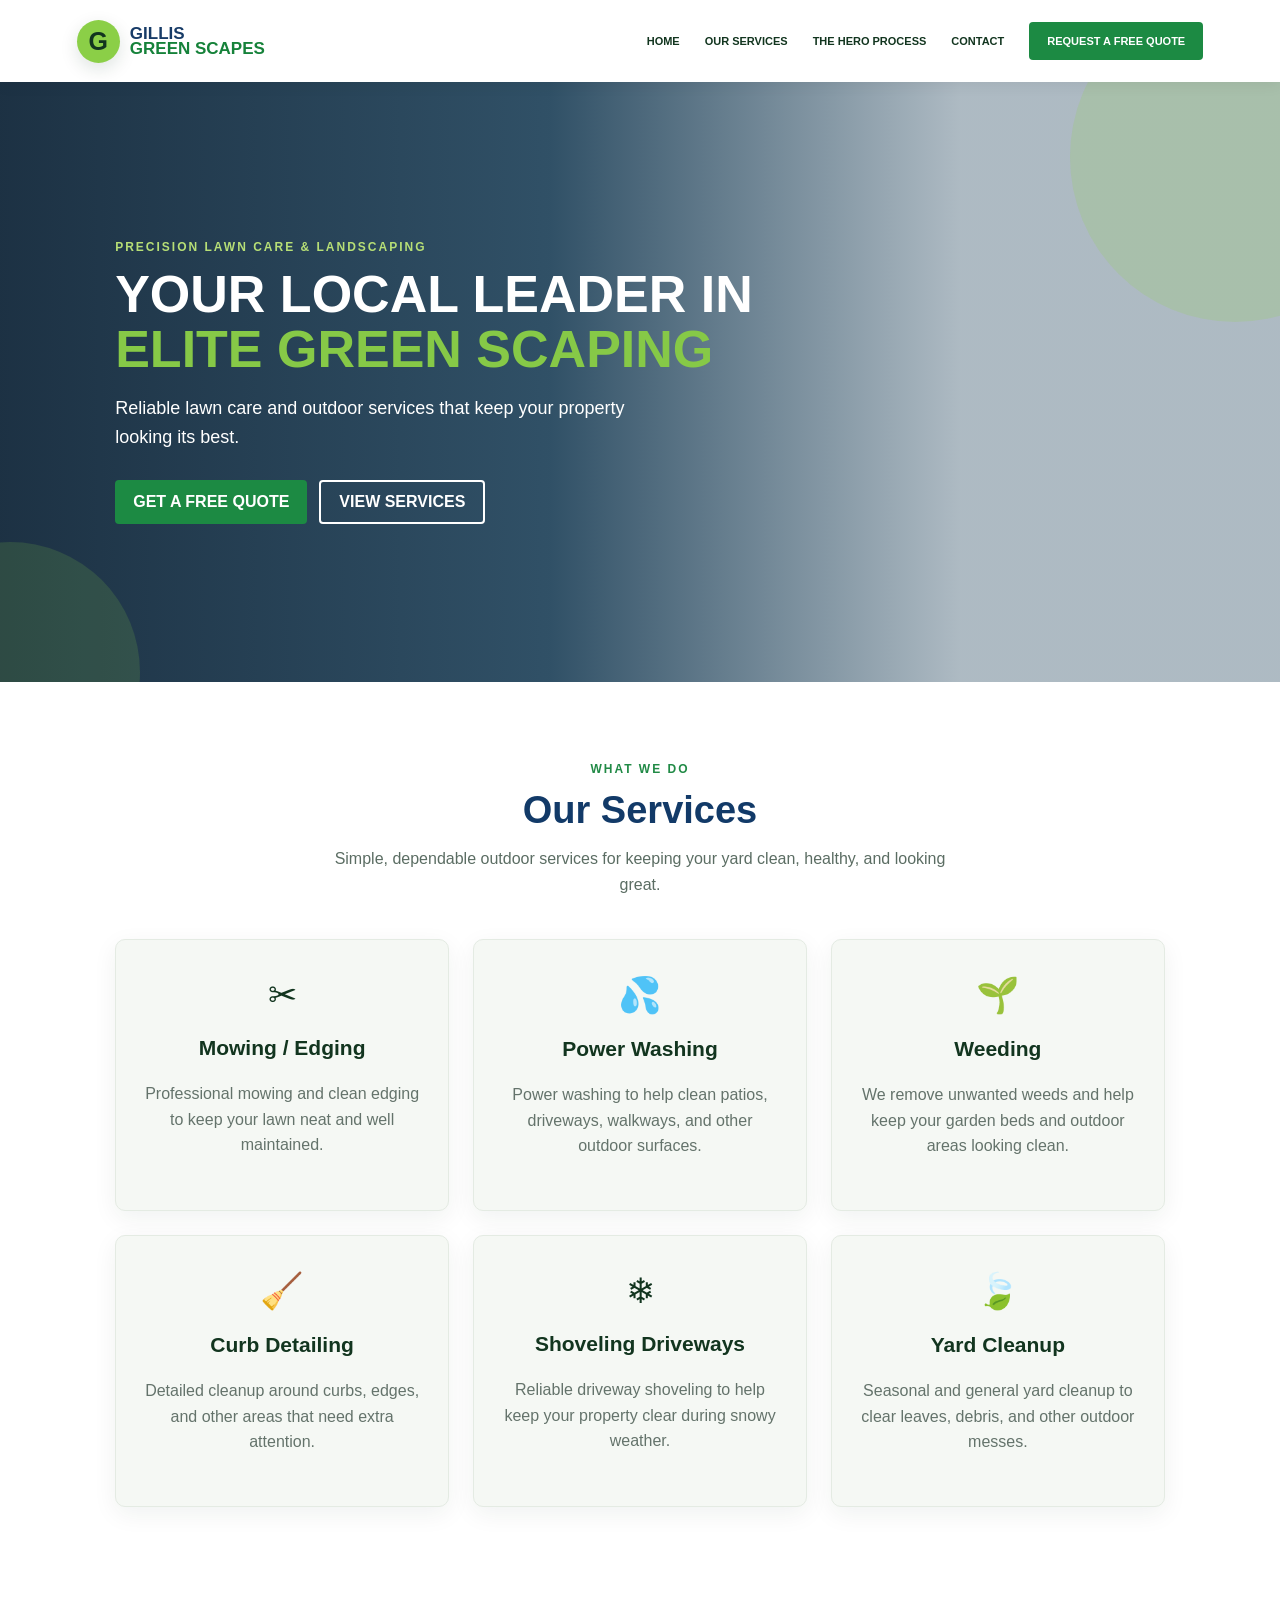
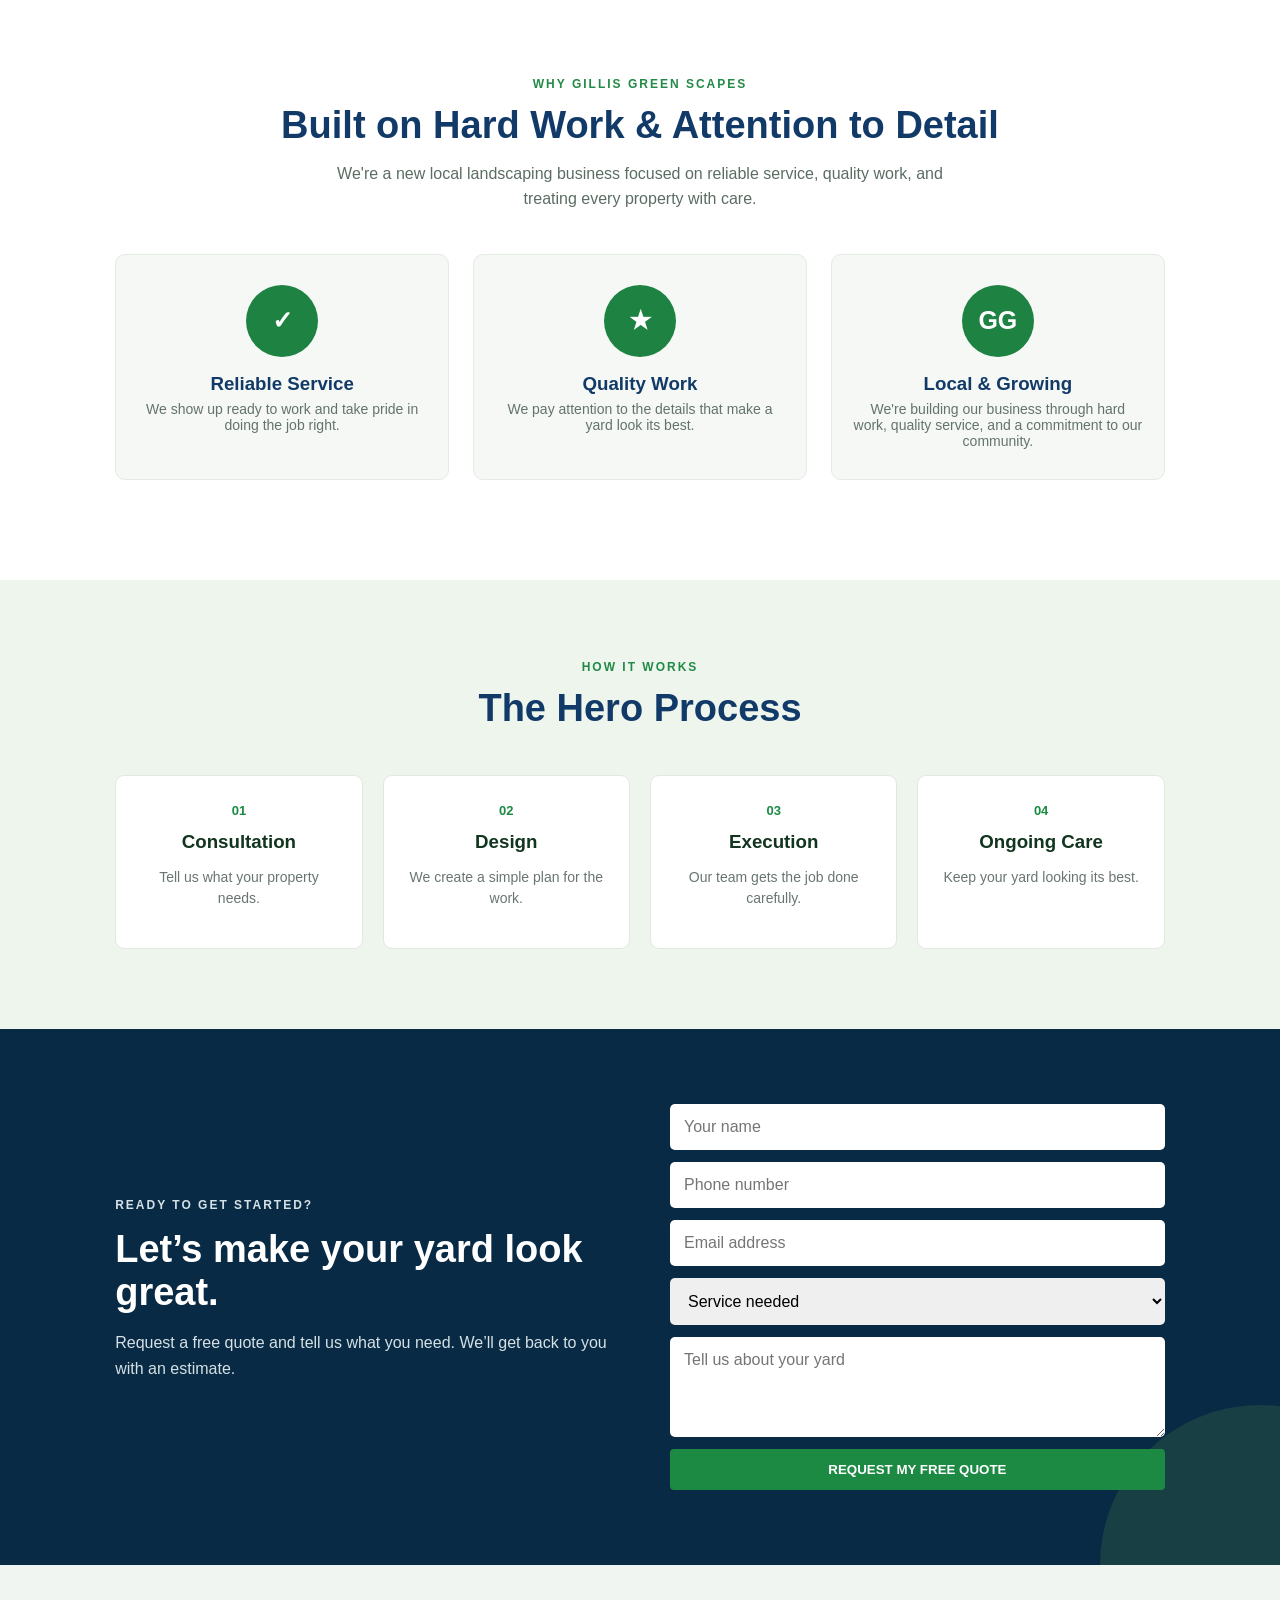
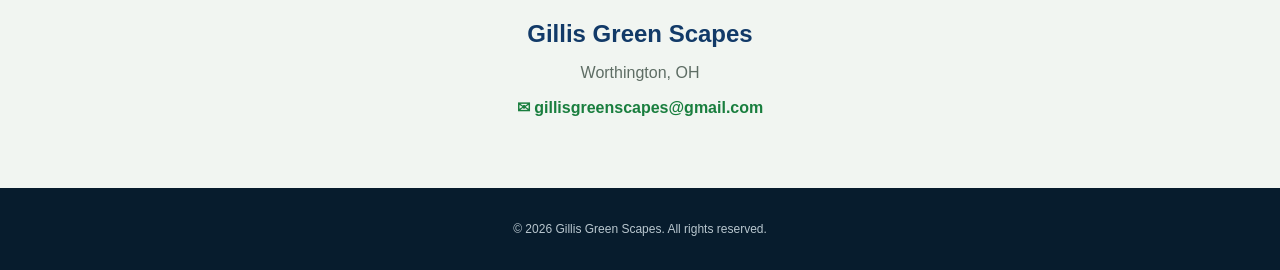
<file: index.html>
<!DOCTYPE html>
<html lang="en">
<head>
  <meta name="google-site-verification" content="m7YBlGjDS6i3Mu_cFfP79O1q72gFVTkQORHXOa0eTq4" />
  <meta charset="UTF-8">
  <meta name="viewport" content="width=device-width, initial-scale=1.0">
  <title>Gillis Green Scapes | Premium Lawn Care & Landscaping</title>
  <meta name="description" content="Gillis Green Scapes — lawn care, garden work, landscaping, and dog waste pickup in Worthington, OH.">
  <link rel="stylesheet" href="style.css">
</head>
<body>
  <header class="site-header">
    <a class="brand" href="#home">
      <div class="brand-mark">G</div>
      <div><strong>GILLIS</strong><span>GREEN SCAPES</span></div>
    </a>
    <button class="menu-btn" aria-label="Open menu">☰</button>
    <nav>
      <a href="#home">HOME</a>
      <a href="#services">OUR SERVICES</a>
      <a href="#process">THE HERO PROCESS</a>
      
      <a href="#contact">CONTACT</a>
      <a class="quote-btn" href="#quote">REQUEST A FREE QUOTE</a>
    </nav>
  </header>

  <main>
    <section id="home" class="hero leaf-bg">
      <div class="hero-content">
        <p class="eyebrow">PRECISION LAWN CARE & LANDSCAPING</p>
        <h1>Your Local Leader in<br><span>Elite Green Scaping</span></h1>
        <p class="hero-text">Reliable lawn care and outdoor services that keep your property looking its best.</p>
        <div class="hero-buttons">
          <a class="primary-btn" href="#quote">GET A FREE QUOTE</a>
          <a class="secondary-btn" href="#services">VIEW SERVICES</a>
        </div>
      </div>
    </section>
<section id="services" class="section">
      <p class="eyebrow">WHAT WE DO</p>
      <h2>Our Services</h2>
      <p class="section-intro">Simple, dependable outdoor services for keeping your yard clean, healthy, and looking great.</p>
      <div class="cards">
        <article class="card">
          <div class="icon">✂</div>
          <h3>Mowing / Edging</h3>
          <p>Professional mowing and clean edging to keep your lawn neat and well maintained.</p>
          <strong></strong>
        </article>
        <article class="card">
          <div class="icon">💦</div>
          <h3>Power Washing</h3>
          <p>Power washing to help clean patios, driveways, walkways, and other outdoor surfaces.</p>
          <strong></strong>
        </article>
        <article class="card">
          <div class="icon">🌱</div>
          <h3>Weeding</h3>
          <p>We remove unwanted weeds and help keep your garden beds and outdoor areas looking clean.</p>
          <strong></strong>
        </article>
        <article class="card">
          <div class="icon">🧹</div>
          <h3>Curb Detailing</h3>
          <p>Detailed cleanup around curbs, edges, and other areas that need extra attention.</p>
          <strong></strong>
        </article>
        <article class="card">
          <div class="icon">❄</div>
          <h3>Shoveling Driveways</h3>
          <p>Reliable driveway shoveling to help keep your property clear during snowy weather.</p>
          <strong></strong>
        </article>
        <article class="card">
          <div class="icon">🍃</div>
          <h3>Yard Cleanup</h3>
          <p>Seasonal and general yard cleanup to clear leaves, debris, and other outdoor messes.</p>
          <strong></strong>
        </article>
      </div>
    </section>


    <section class="team-section">
    <div class="section">
      <p class="eyebrow">WHY GILLIS GREEN SCAPES</p>
      <h2>Built on Hard Work & Attention to Detail</h2>
      <p class="section-intro">We're a new local landscaping business focused on reliable service, quality work, and treating every property with care.</p>
      <div class="team-cards">
        <div class="team-card"><div class="avatar">✓</div><h3>Reliable Service</h3><p>We show up ready to work and take pride in doing the job right.</p></div>
        <div class="team-card"><div class="avatar">★</div><h3>Quality Work</h3><p>We pay attention to the details that make a yard look its best.</p></div>
        <div class="team-card"><div class="avatar">GG</div><h3>Local & Growing</h3><p>We're building our business through hard work, quality service, and a commitment to our community.</p></div>
      </div>
    </div>
  </section>

    <section id="process" class="process-section">
      <div class="section">
        <p class="eyebrow">HOW IT WORKS</p>
        <h2>The Hero Process</h2>
        <div class="process">
          <div><span>01</span><h3>Consultation</h3><p>Tell us what your property needs.</p></div>
          <div><span>02</span><h3>Design</h3><p>We create a simple plan for the work.</p></div>
          <div><span>03</span><h3>Execution</h3><p>Our team gets the job done carefully.</p></div>
          <div><span>04</span><h3>Ongoing Care</h3><p>Keep your yard looking its best.</p></div>
        </div>
      </div>
    </section>
<section id="quote" class="quote-section">
      <div>
        <p class="eyebrow">READY TO GET STARTED?</p>
        <h2>Let’s make your yard look great.</h2>
        <p>Request a free quote and tell us what you need. We’ll get back to you with an estimate.</p>
      </div>
      <form id="quoteForm" action="https://formspree.io/f/xgaeqpla" method="POST">
    <input required type="text" name="name" placeholder="Your name">
    <input required type="tel" name="phone" placeholder="Phone number">
    <input type="email" name="email" placeholder="Email address">
    <select required name="service">
      <option value="">Service needed</option>
      <option>Mowing / edging</option>
      <option>Power washing</option>
      <option>Weeding</option>
      <option>Curb detailing</option>
      <option>Shoveling driveways</option>
      <option>Yard cleanup</option>
      <option>Other</option>
    </select>
    <textarea name="message" placeholder="Tell us about your yard"></textarea>
    <input type="hidden" name="_subject" value="New Gillis Green Scapes Quote Request">
    <button class="primary-btn" type="submit">REQUEST MY FREE QUOTE</button>
  </form>
    </section>

    <section id="contact" class="contact">
      <h2>Gillis Green Scapes</h2>
      <p>Worthington, OH</p>
      <p><a href="mailto:gillisgreenscapes@gmail.com">✉ gillisgreenscapes@gmail.com</a></p>
    </section>
  </main>

  <footer>
    <p>© 2026 Gillis Green Scapes. All rights reserved.</p>
  </footer>
  <script src="script.js"></script>
</body>
</html>
</file>
<file: style.css>
*{box-sizing:border-box}html{scroll-behavior:smooth}body{margin:0;font-family:Arial,Helvetica,sans-serif;color:#12351f;background:#fff}a{text-decoration:none;color:inherit}.site-header{height:78px;display:flex;align-items:center;justify-content:space-between;padding:0 7%;background:#fff;position:sticky;top:0;z-index:20;box-shadow:0 2px 15px #00000012}.brand{display:flex;align-items:center;gap:10px;font-size:14px;line-height:.9}.brand strong{display:block;color:#173b67;font-size:17px}.brand span{display:block;color:#16823a;font-size:17px;font-weight:900}.brand-mark{width:43px;height:43px;border-radius:50%;background:#8bcf47;color:#12351f;display:grid;place-items:center;font-size:25px;font-weight:900}.site-header nav{display:flex;align-items:center;gap:25px;font-size:11px;font-weight:800}.site-header nav a:hover{color:#18833e}.quote-btn,.primary-btn{background:#1c8a43;color:#fff!important;padding:13px 18px;border-radius:4px;font-weight:900;display:inline-block}.menu-btn{display:none;border:0;background:none;font-size:25px}.hero{min-height:570px;background:linear-gradient(90deg,#061d31e8 0%,#0b314bd8 43%,#0b314b55 75%),url('https://images.unsplash.com/photo-1558904541-efa843a96f01?auto=format&fit=crop&w=1800&q=85') center/cover;display:flex;align-items:center;padding:70px 9%;color:#fff}.hero-content{max-width:650px}.eyebrow{font-size:12px;font-weight:900;letter-spacing:2px;margin:0 0 13px;color:#218a46}.hero .eyebrow{color:#b7df76}.hero h1{font-size:52px;line-height:1.05;margin:0 0 18px;text-transform:uppercase}.hero h1 span{color:#86c947}.hero-text{font-size:18px;line-height:1.6;max-width:540px}.hero-buttons{display:flex;gap:12px;margin-top:28px}.secondary-btn{border:2px solid #fff;padding:11px 18px;border-radius:4px;font-weight:900}.trust{background:#06213b;color:#fff;text-align:center;padding:20px}.rating{color:#ffd33d;font-size:18px;font-weight:900}.rating span{color:#fff;font-size:11px;letter-spacing:1px;margin-left:10px}.trust p{margin:7px 0 0;color:#dce8ee;font-size:13px}.section{padding:80px 9%;text-align:center}.section h2,.quote-section h2{font-size:38px;margin:0 0 14px;color:#123a68}.section-intro{max-width:650px;margin:0 auto 42px;color:#5b6d63;line-height:1.6}.cards{display:grid;grid-template-columns:repeat(3,1fr);gap:24px;max-width:1050px;margin:auto}.card{padding:35px 25px;border-radius:10px;background:#f5f8f4;box-shadow:0 7px 25px #12351f10}.card .icon{font-size:35px}.card h3{font-size:21px}.card p{color:#64736b;line-height:1.6;min-height:75px}.card strong{color:#1a813e}.process-section{background:#eef5ed}.process{max-width:1100px;margin:45px auto 0;display:grid;grid-template-columns:repeat(4,1fr);gap:20px}.process div{padding:25px;background:#fff;border-radius:9px}.process span{font-size:13px;font-weight:900;color:#1b8a43}.process h3{margin:12px 0 8px}.process p{color:#69766f;font-size:14px;line-height:1.5}.gallery{display:grid;grid-template-columns:repeat(3,1fr);gap:18px;max-width:1100px;margin:40px auto 0}.gallery-photo{height:260px;border-radius:9px;background-size:cover;background-position:center;display:flex;align-items:flex-end;padding:20px;overflow:hidden}.photo-one{background-image:url('https://images.unsplash.com/photo-1558521958-0a228e77e984?auto=format&fit=crop&w=1000&q=80')}.photo-two{background-image:url('https://images.unsplash.com/photo-1585320806297-9794b3e4eeae?auto=format&fit=crop&w=1000&q=80')}.photo-three{background-image:url('https://images.unsplash.com/photo-1598902108854-10e335adac99?auto=format&fit=crop&w=1000&q=80')}.gallery-photo span{background:#fff;padding:9px 12px;border-radius:4px;font-size:11px;font-weight:900}.quote-section{background:#092a45;color:#fff;padding:75px 9%;display:grid;grid-template-columns:1fr 1fr;gap:60px;align-items:center}.quote-section h2{color:#fff}.quote-section p{color:#d4e1e5;line-height:1.6}.quote-section form{display:grid;gap:12px}.quote-section input,.quote-section select,.quote-section textarea{width:100%;padding:14px;border:0;border-radius:5px;font:inherit}.quote-section textarea{min-height:100px;resize:vertical}.quote-section .primary-btn{border:0;cursor:pointer}.quote-section small{color:#b7df76}.contact{text-align:center;padding:55px 20px;background:#f1f5f1}.contact h2{margin:0;color:#123a68}.contact p{color:#5e6d64}.contact a{color:#197e3e;font-weight:700}footer{text-align:center;padding:22px;background:#071c2d;color:#b9c7cf;font-size:12px}@media(max-width:850px){.site-header{padding:0 5%}.menu-btn{display:block}.site-header nav{display:none;position:absolute;top:78px;left:0;right:0;background:#fff;padding:20px;flex-direction:column;box-shadow:0 8px 15px #0002}.site-header nav.open{display:flex}.hero{padding:65px 7%}.hero h1{font-size:39px}.cards,.process,.gallery{grid-template-columns:1fr}.quote-section{grid-template-columns:1fr;gap:25px}.gallery-photo{height:220px}}
/* Reference-inspired finishing touches */
body{background:#fff}
.site-header{padding:0 6%;height:82px}
.brand-mark{box-shadow:0 6px 18px #12351f22}
.hero{min-height:600px;position:relative;overflow:hidden}
.hero:after,.hero:before{content:"";position:absolute;border-radius:50%;pointer-events:none}
.hero:before{width:330px;height:330px;right:-120px;top:-90px;background:#8fcf4a33}
.hero:after{width:260px;height:260px;left:-120px;bottom:-120px;background:#8fcf4a28}
.hero-content{position:relative;z-index:2}
.trust{padding:24px}
.section{position:relative}
.cards{grid-template-columns:repeat(3,1fr)}
.card{border:1px solid #e4ebe3;transition:transform .2s,box-shadow .2s}
.card:hover{transform:translateY(-5px);box-shadow:0 14px 30px #12351f18}
.team-section{background:#fff;padding:10px 0 20px}
.team-cards{max-width:1050px;margin:40px auto 0;display:grid;grid-template-columns:repeat(3,1fr);gap:24px}
.team-card{background:#f5f8f4;border-radius:10px;padding:30px 20px;border:1px solid #e4ebe3}
.avatar{width:72px;height:72px;border-radius:50%;margin:auto;background:#1d8242;color:#fff;display:grid;place-items:center;font-size:25px;font-weight:900}
.team-card h3{margin:16px 0 6px;color:#123a68}
.team-card p{margin:0;color:#64736b;font-size:14px}
.process-section{position:relative}
.process div{border:1px solid #e1e9df}
.gallery-photo{box-shadow:0 8px 20px #12351f18}
.quote-section{position:relative;overflow:hidden}
.quote-section:after{content:"";position:absolute;width:320px;height:320px;border-radius:50%;right:-140px;bottom:-160px;background:#7fca4320}
.quote-section>*{position:relative;z-index:1}
@media(max-width:850px){.cards,.team-cards{grid-template-columns:1fr}.site-header{height:72px}.hero{min-height:560px}.hero h1{font-size:38px}}
</file>
